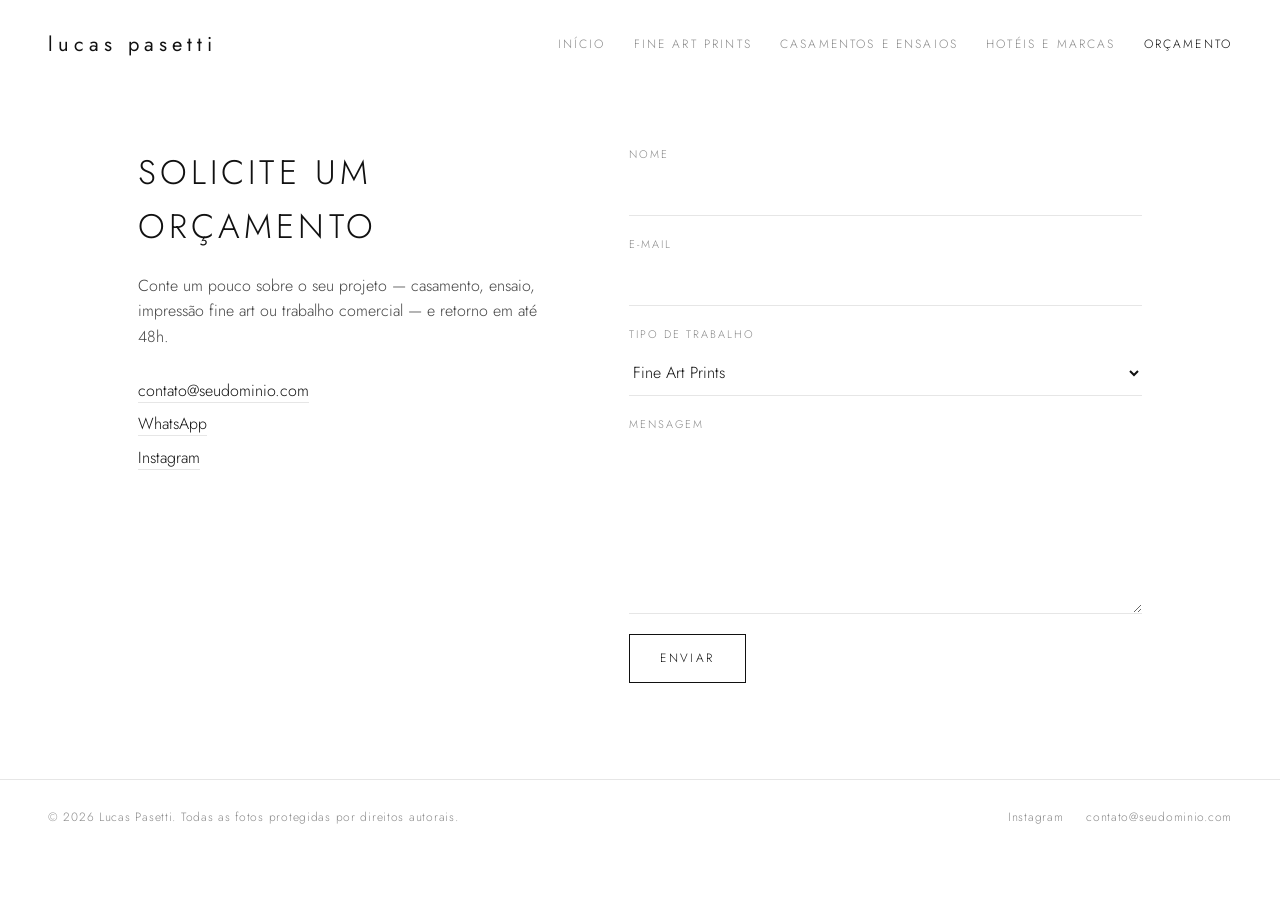
<file: contato.html>
<!DOCTYPE html>
<html lang="pt-BR">
<head>
  <meta charset="UTF-8">
  <meta name="viewport" content="width=device-width, initial-scale=1">
  <title>Lucas Pasetti — Fotografia</title>
  <meta name="description" content="Lucas Pasetti — fotografia particular, o olhar de um aprendiz.">
  <link rel="preconnect" href="https://fonts.googleapis.com">
  <link rel="preconnect" href="https://fonts.gstatic.com" crossorigin>
  <link href="https://fonts.googleapis.com/css2?family=Jost:wght@300;400&display=swap" rel="stylesheet">
  <link rel="stylesheet" href="css/style.css">
</head>
<body data-page="contato">
  <main></main>
  <noscript><p style="padding:120px 24px;text-align:center">Ative o JavaScript para ver as galerias.</p></noscript>
  <script src="js/dados.js"></script>
  <script src="js/main.js"></script>
</body>
</html>
</file>
<file: css/style.css>
/* ===== Tema (ajuste cores e fontes aqui) ===== */
:root {
  --fundo: #ffffff;
  --texto: #111111;
  --suave: #8a8a8a;
  --linha: #e6e6e6;
  --fonte: "Jost", "Helvetica Neue", Arial, sans-serif;
  --gap: 24px;
  --margem: 48px;
  --header: 90px;
}

* { box-sizing: border-box; margin: 0; padding: 0; }
html { -webkit-text-size-adjust: 100%; }
body {
  font-family: var(--fonte);
  font-weight: 300;
  color: var(--texto);
  background: var(--fundo);
  line-height: 1.6;
  opacity: 0;
  animation: entrar .5s ease forwards;
}
body.saindo { opacity: 0; transition: opacity .25s ease; animation: none; }
@keyframes entrar { to { opacity: 1; } }

a { color: inherit; text-decoration: none; }
img { display: block; max-width: 100%; }

/* Proteção das fotos: a imagem não recebe clique/arraste (o clique cai no
   elemento de cima), não abre o menu "salvar" no toque longo do iPhone
   e não pode ser selecionada. */
img, .slide {
  pointer-events: none;
  -webkit-user-drag: none;
  user-select: none; -webkit-user-select: none;
  -webkit-touch-callout: none;
}
.cover, .foto, .categoria, .lightbox { -webkit-touch-callout: none; user-select: none; -webkit-user-select: none; }
button { font: inherit; color: inherit; background: none; border: 0; cursor: pointer; }

main { min-height: calc(100vh - 160px); padding-top: var(--header); }

/* ===== Cabeçalho ===== */
.site-header {
  position: fixed; inset: 0 0 auto 0; z-index: 50;
  height: var(--header);
  display: flex; align-items: center; justify-content: space-between;
  padding: 0 var(--margem);
  background: var(--fundo);
  transition: height .3s ease, box-shadow .3s ease;
}
.site-header.rolado { height: 64px; box-shadow: 0 1px 0 var(--linha); }

.logo {
  font-size: 20px; letter-spacing: .25em; text-transform: lowercase; font-weight: 400;
}
.nav { display: flex; gap: 28px; }
.nav a, .menu-mobile a {
  font-size: 12px; letter-spacing: .18em; text-transform: uppercase;
  color: var(--suave); transition: color .2s;
}
.nav a:hover, .nav a.ativo, .menu-mobile a.ativo { color: var(--texto); }

.hamburger { display: none; width: 28px; height: 20px; position: relative; z-index: 60; }
.hamburger i {
  position: absolute; left: 0; width: 100%; height: 1px; background: var(--texto);
  transition: transform .3s, opacity .3s, top .3s;
}
.hamburger i:nth-child(1) { top: 2px; }
.hamburger i:nth-child(2) { top: 10px; }
.hamburger i:nth-child(3) { top: 18px; }
.menu-aberto .hamburger i:nth-child(1) { top: 10px; transform: rotate(45deg); }
.menu-aberto .hamburger i:nth-child(2) { opacity: 0; }
.menu-aberto .hamburger i:nth-child(3) { top: 10px; transform: rotate(-45deg); }

.menu-mobile {
  position: fixed; inset: 0; z-index: 40;
  background: var(--fundo);
  display: flex; align-items: center; justify-content: center;
  opacity: 0; pointer-events: none; transition: opacity .3s ease;
}
.menu-mobile nav { display: flex; flex-direction: column; gap: 26px; text-align: center; }
.menu-mobile a { font-size: 15px; }
.menu-aberto .menu-mobile { opacity: 1; pointer-events: auto; }
.menu-aberto { overflow: hidden; }

/* ===== Imagens com fade ===== */
img.fade { opacity: 0; transition: opacity .8s ease, transform .8s ease; }
img.fade.ok { opacity: 1; }

/* ===== Grade de projetos ===== */
.covers {
  display: grid;
  grid-template-columns: repeat(3, 1fr);
  gap: var(--gap);
  padding: 24px var(--margem) 80px;
}
.cover { display: block; }
.cover-img { position: relative; aspect-ratio: 3 / 4; overflow: hidden; background: #f3f3f3; }
.cover-img img { width: 100%; height: 100%; object-fit: cover; }
.cover:hover .cover-img img { transform: scale(1.04); }
.cover-info { padding: 14px 0 0; text-align: center; }
.cover-info .titulo { font-size: 13px; letter-spacing: .16em; text-transform: uppercase; font-weight: 400; }
.cover-info .ano { font-size: 12px; color: var(--suave); letter-spacing: .1em; }

/* ===== Home ===== */
.hero { position: relative; background: #222; height: calc(100vh - var(--header)); min-height: 420px; overflow: hidden; margin: 0 var(--margem); }
.slide {
  position: absolute; inset: 0;
  background-size: cover; background-position: center;
  opacity: 0; transform: scale(1.06);
  transition: opacity 1.6s ease, transform 6s ease;
}
.slide.ativo { opacity: 1; transform: scale(1); }
.hero::after { content: ""; position: absolute; inset: 0; background: linear-gradient(to top, rgba(0,0,0,.45), transparent 55%); }
.hero-texto { position: absolute; left: 48px; bottom: 48px; z-index: 2; color: #fff; max-width: 520px; }
.hero-texto h1 { font-weight: 300; font-size: clamp(32px, 5vw, 60px); letter-spacing: .12em; text-transform: lowercase; line-height: 1.1; }
.hero-texto p { margin: 12px 0 24px; font-size: 15px; opacity: .9; }

.categorias {
  display: grid; grid-template-columns: repeat(3, 1fr); gap: var(--gap);
  padding: var(--gap) var(--margem) 80px;
}
.categoria { position: relative; aspect-ratio: 4 / 5; overflow: hidden; background: #f3f3f3; }
.categoria img { width: 100%; height: 100%; object-fit: cover; }
.categoria:hover img { transform: scale(1.04); }
.categoria span {
  position: absolute; inset: auto 0 0 0; padding: 22px;
  color: #fff; font-size: 13px; letter-spacing: .2em; text-transform: uppercase;
  background: linear-gradient(to top, rgba(0,0,0,.5), transparent);
}

/* ===== Botões ===== */
.botao {
  display: inline-block; padding: 14px 30px;
  border: 1px solid var(--texto);
  font-size: 12px; letter-spacing: .2em; text-transform: uppercase;
  transition: background .25s, color .25s;
}
.botao:hover { background: var(--texto); color: var(--fundo); }
.botao.claro { border-color: #fff; color: #fff; }
.botao.claro:hover { background: #fff; color: #111; }

/* ===== Página de projeto ===== */
.projeto { max-width: 1200px; margin: 0 auto; padding: 40px var(--margem) 80px; }
.projeto-topo { text-align: center; max-width: 640px; margin: 0 auto 48px; }
.projeto-topo h1 { font-weight: 300; font-size: clamp(24px, 3vw, 34px); letter-spacing: .18em; text-transform: uppercase; }
.projeto-topo .ano { color: var(--suave); font-size: 13px; letter-spacing: .1em; margin-top: 4px; }
.projeto-topo p { margin-top: 18px; color: #444; }

.fotos { columns: 2; column-gap: var(--gap); }
.foto { display: block; width: 100%; margin-bottom: var(--gap); break-inside: avoid; cursor: zoom-in; background: #f3f3f3; }
.foto img { width: 100%; height: auto; }

.projeto-nav {
  display: flex; justify-content: space-between; gap: 16px;
  margin-top: 56px; padding-top: 24px; border-top: 1px solid var(--linha);
  font-size: 12px; letter-spacing: .14em; text-transform: uppercase; color: var(--suave);
}
.projeto-nav a:hover { color: var(--texto); }
.cta { text-align: center; margin-top: 64px; }
.cta p { margin-bottom: 16px; color: var(--suave); }

/* ===== Lightbox ===== */
.lightbox {
  position: fixed; inset: 0; z-index: 100;
  background: rgba(255,255,255,.96);
  display: flex; align-items: center; justify-content: center;
  opacity: 0; pointer-events: none; transition: opacity .3s ease;
}
.lightbox.aberto { opacity: 1; pointer-events: auto; }
.lightbox img { max-width: calc(100vw - 160px); max-height: calc(100vh - 100px); object-fit: contain; }
.lightbox button { position: absolute; font-size: 40px; font-weight: 200; line-height: 1; padding: 16px; color: #333; }
.lb-fechar { top: 12px; right: 20px; }
.lb-ant { left: 16px; top: 50%; transform: translateY(-50%); }
.lb-prox { right: 16px; top: 50%; transform: translateY(-50%); }
.lb-cont { position: absolute; bottom: 20px; font-size: 12px; letter-spacing: .15em; color: var(--suave); }

/* ===== Contato ===== */
.contato {
  display: grid; grid-template-columns: 1fr 1.2fr; gap: 64px;
  max-width: 1100px; margin: 0 auto; padding: 56px var(--margem) 96px;
}
.contato h1 { font-weight: 300; font-size: clamp(24px, 3vw, 34px); letter-spacing: .12em; text-transform: uppercase; margin-bottom: 18px; }
.contato p { color: #444; }
.contato-links { list-style: none; margin-top: 28px; display: grid; gap: 8px; }
.contato-links a { border-bottom: 1px solid var(--linha); }
.contato-links a:hover { border-color: var(--texto); }

.form { display: grid; gap: 20px; }
.form label { display: grid; gap: 6px; font-size: 11px; letter-spacing: .18em; text-transform: uppercase; color: var(--suave); }
.form input, .form select, .form textarea {
  font: inherit; font-size: 16px; color: var(--texto); text-transform: none; letter-spacing: 0;
  padding: 10px 0; border: 0; border-bottom: 1px solid var(--linha); background: transparent; border-radius: 0;
}
.form input:focus, .form select:focus, .form textarea:focus { outline: none; border-color: var(--texto); }
.form textarea { resize: vertical; }
.form .botao { justify-self: start; background: none; cursor: pointer; }

/* ===== Rodapé ===== */
.site-footer {
  display: flex; justify-content: space-between; flex-wrap: wrap; gap: 12px;
  padding: 28px var(--margem); border-top: 1px solid var(--linha);
  font-size: 12px; color: var(--suave); letter-spacing: .06em;
}
.site-footer a { margin-left: 18px; }
.site-footer a:hover { color: var(--texto); }

/* ===== Responsivo (mesmos pontos de quebra do site de referência) ===== */
@media (max-width: 1024px) {
  .nav { display: none; }
  .hamburger { display: block; }
}
@media (max-width: 768px) {
  :root { --margem: 16px; --gap: 16px; --header: 70px; }
  .covers, .categorias { grid-template-columns: repeat(2, 1fr); }
  .fotos { columns: 1; }
  .contato { grid-template-columns: 1fr; gap: 40px; }
  .hero-texto { left: 24px; bottom: 28px; right: 24px; }
  .lightbox img { max-width: 100vw; }
  .lb-ant, .lb-prox { display: none; }
}
@media (max-width: 540px) {
  .covers, .categorias { grid-template-columns: 1fr; }
  .projeto-nav a:first-child, .projeto-nav a:last-child { max-width: 40%; }
  .site-footer a { margin: 0 14px 0 0; }
}

/* Não imprime as fotos */
@media print {
  img, .slide, .hero, .covers, .fotos, .categorias { display: none !important; }
}

@media (prefers-reduced-motion: reduce) {
  *, *::before, *::after { animation: none !important; transition: none !important; }
  body { opacity: 1; }
}
</file>
